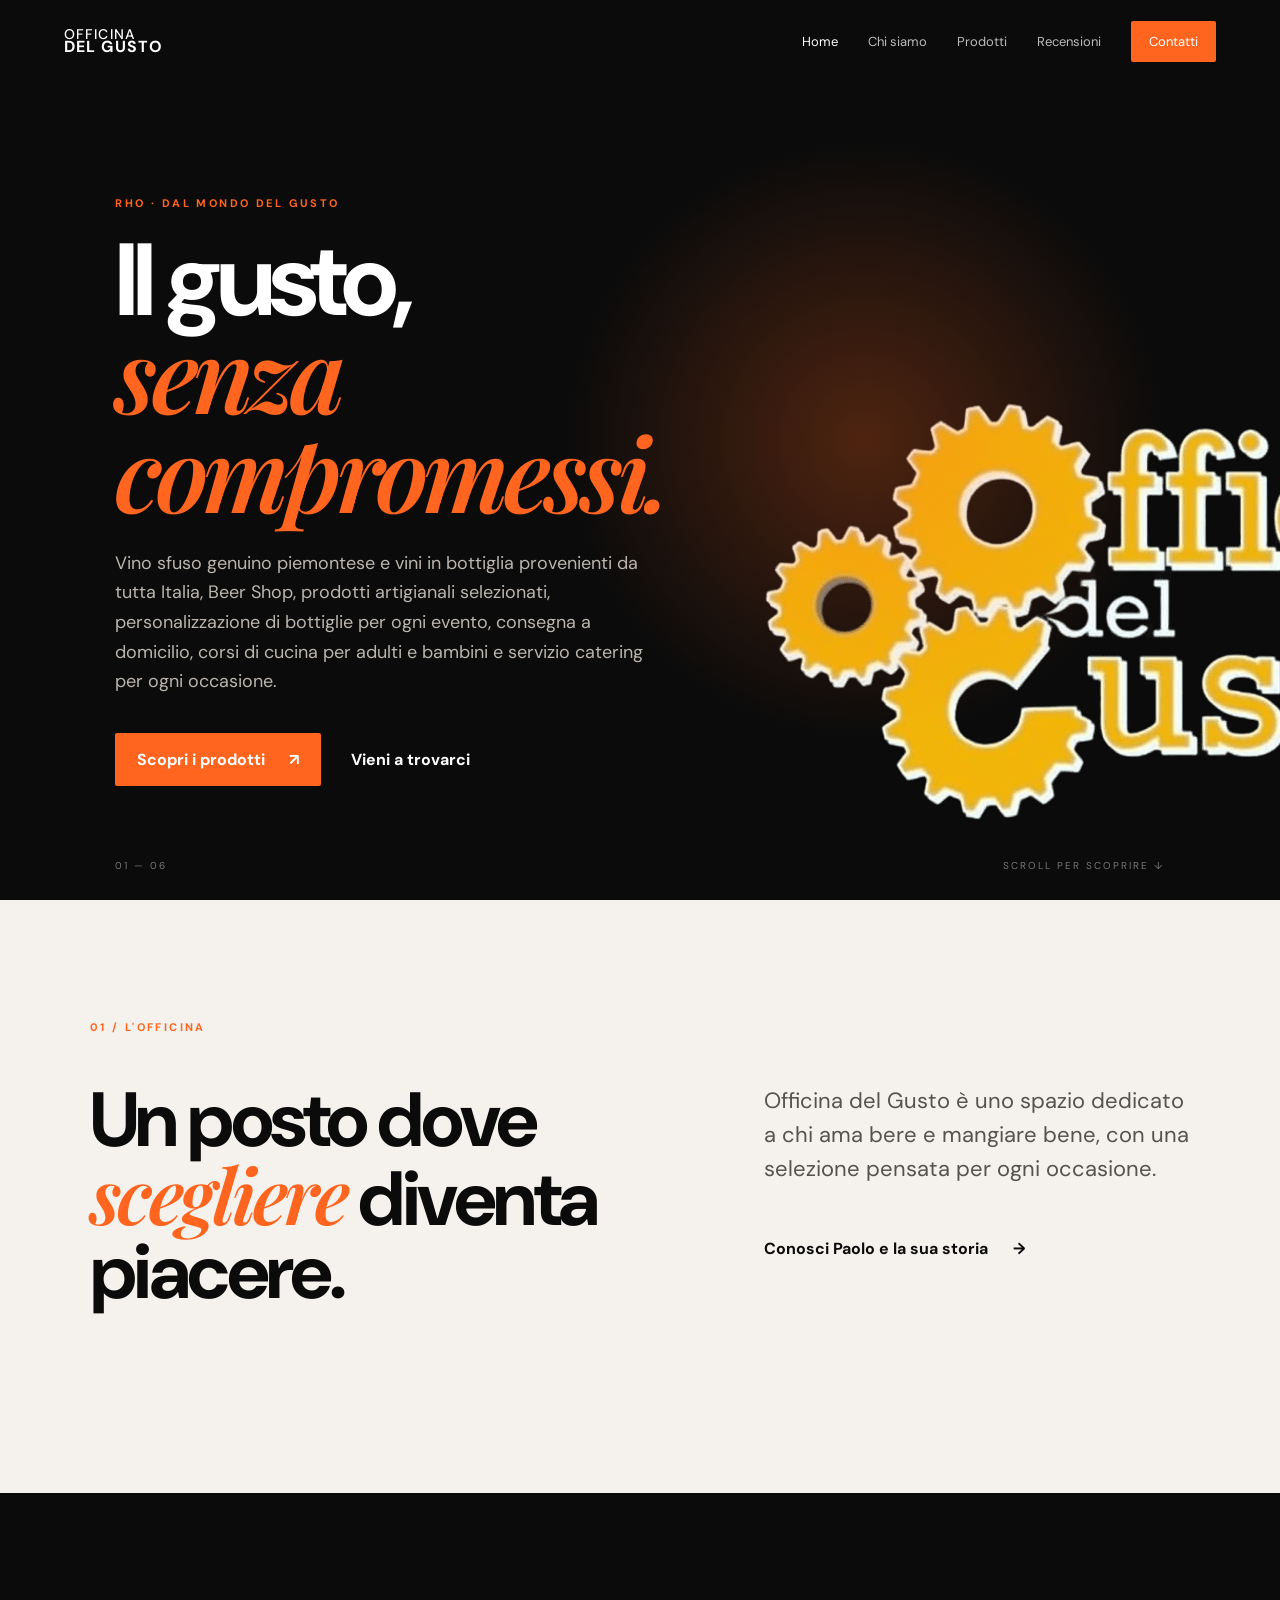
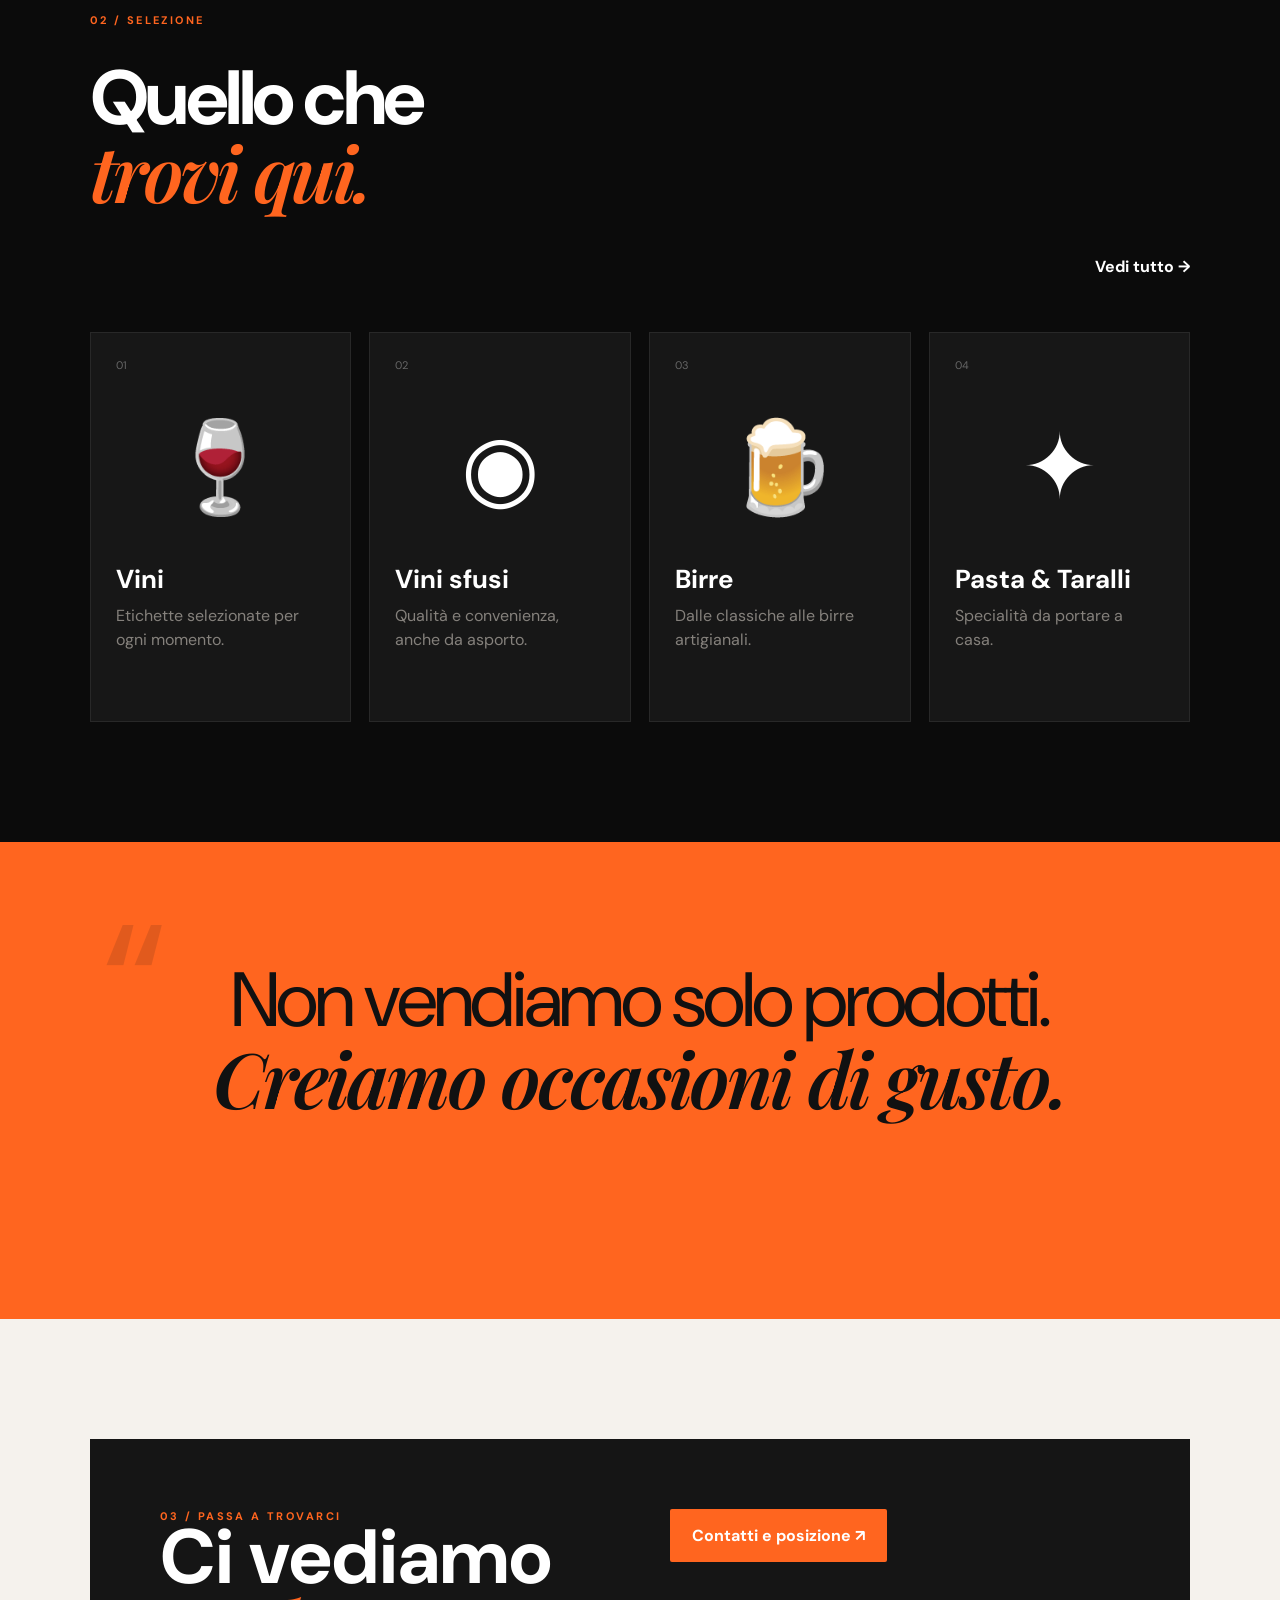
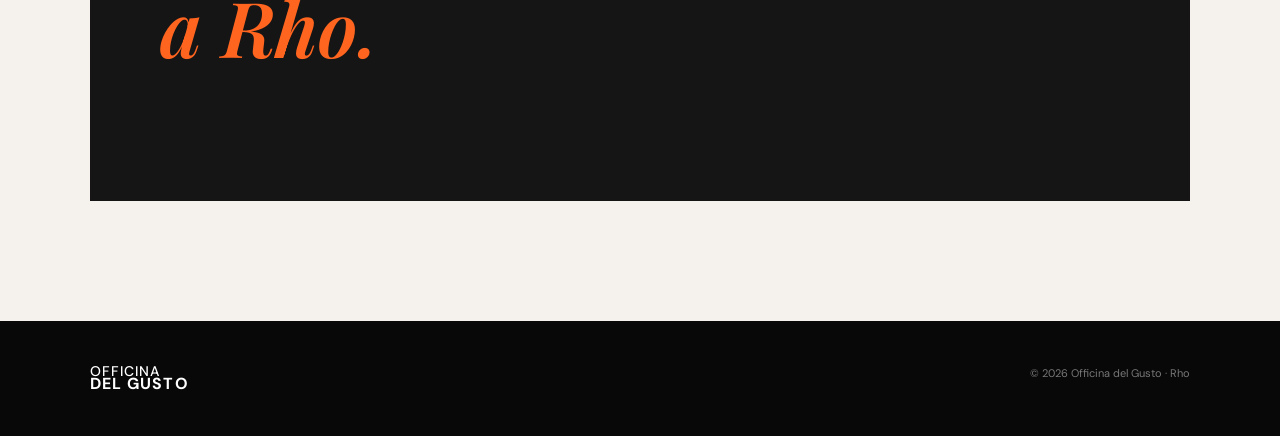
<file: index.html>
<!doctype html>
<html lang="it">

<head>
  <meta charset="utf-8">
  <meta name="viewport" content="width=device-width, initial-scale=1">
  <title>Officina del Gusto | Vini, Birre e Specialità a Rho</title>
  <meta name="description"
    content="Officina del Gusto a Rho: vini, vini sfusi, birre, birre artigianali, pasta e taralli. Scopri la selezione e vieni a trovarci.">
  <link rel="stylesheet" href="style.css">
</head>

<body>
  <header class="site-header">
    <a class="logo" href="index.html"><span>OFFICINA</span><b>DEL GUSTO</b></a>
    <button class="menu-toggle" aria-label="Apri menu">☰</button>
    <nav><a class="active" href="index.html">Home</a><a href="chi-siamo.html">Chi siamo</a><a
        href="prodotti.html">Prodotti</a><a href="recensioni.html">Recensioni</a><a
        class="nav-cta" href="contatti.html">Contatti</a></nav>
  </header>

  <main>
    <section class="hero">
      <div class="hero-glow"></div>
      <div class="hero-copy reveal">
        <p class="eyebrow">RHO · DAL MONDO DEL GUSTO</p>
        <h1>Il gusto,<br><em>senza compromessi.</em></h1>
        <p class="lead">Vino sfuso genuino piemontese e vini in bottiglia provenienti da tutta Italia, Beer Shop, prodotti artigianali selezionati, personalizzazione di bottiglie per ogni evento, consegna a domicilio, corsi di cucina per adulti e bambini e servizio catering per ogni occasione.</p>
        <div class="actions"><a class="btn" href="prodotti.html">Scopri i prodotti <span>↗</span></a><a
            class="text-link" href="contatti.html">Vieni a trovarci</a></div>
      </div>
     <div class="gallery-grid">
  <div>
    <img src="logooff.png" alt="Interno di Officina del Gusto a Rho" loading="lazy">
  </div>

      <div class="hero-bottom"><span>01 — 06</span><span>SCROLL PER SCOPRIRE ↓</span></div>
    </section>

    <section class="intro section">
      <div class="section-tag">01 / L'OFFICINA</div>
      <div class="split">
        <h2>Un posto dove<br><em>scegliere</em> diventa piacere.</h2>
        <div>
          <p class="big-copy">Officina del Gusto è uno spazio dedicato a chi ama bere e mangiare bene, con una selezione
            pensata per ogni occasione.</p><a class="arrow-link" href="chi-siamo.html">Conosci Paolo e la sua storia
            <span>→</span></a>
        </div>
      </div>
    </section>

    <section class="products-preview section dark">
      <div class="section-tag">02 / SELEZIONE</div>
      <div class="section-head">
        <h2>Quello che<br><em>trovi qui.</em></h2><a class="text-link" href="prodotti.html">Vedi tutto →</a>
      </div>
      <div class="product-grid">
        <article class="product-card tilt"><span>01</span>
          <div class="product-art wine-art">🍷</div>
          <h3>Vini</h3>
          <p>Etichette selezionate per ogni momento.</p>
        </article>
        <article class="product-card tilt featured"><span>02</span>
          <div class="product-art barrel-art">◉</div>
          <h3>Vini sfusi</h3>
          <p>Qualità e convenienza, anche da asporto.</p>
        </article>
        <article class="product-card tilt"><span>03</span>
          <div class="product-art beer-art">🍺</div>
          <h3>Birre</h3>
          <p>Dalle classiche alle birre artigianali.</p>
        </article>
        <article class="product-card tilt"><span>04</span>
          <div class="product-art food-art">✦</div>
          <h3>Pasta & Taralli</h3>
          <p>Specialità da portare a casa.</p>
        </article>
      </div>
    </section>

    <section class="statement section">
      <div class="statement-mark">“</div>
      <p>Non vendiamo solo prodotti.<br><em>Creiamo occasioni di gusto.</em></p>
    </section>

    <section class="visit section">
      <div class="visit-card">
        <div>
          <div class="section-tag">03 / PASSA A TROVARCI</div>
          <h2>Ci vediamo<br><em>a Rho.</em></h2>
        </div>
        <div>
          <a class="btn"
            href="contatti.html">Contatti e posizione ↗</a>
        </div>
      </div>
    </section>
  </main>
  <footer>
    <div class="logo"><span>OFFICINA</span><b>DEL GUSTO</b></div>
    <p>© 2026 Officina del Gusto · Rho</p>
  </footer>
  <script src="script.js"></script>
</body>

</html>
</file>
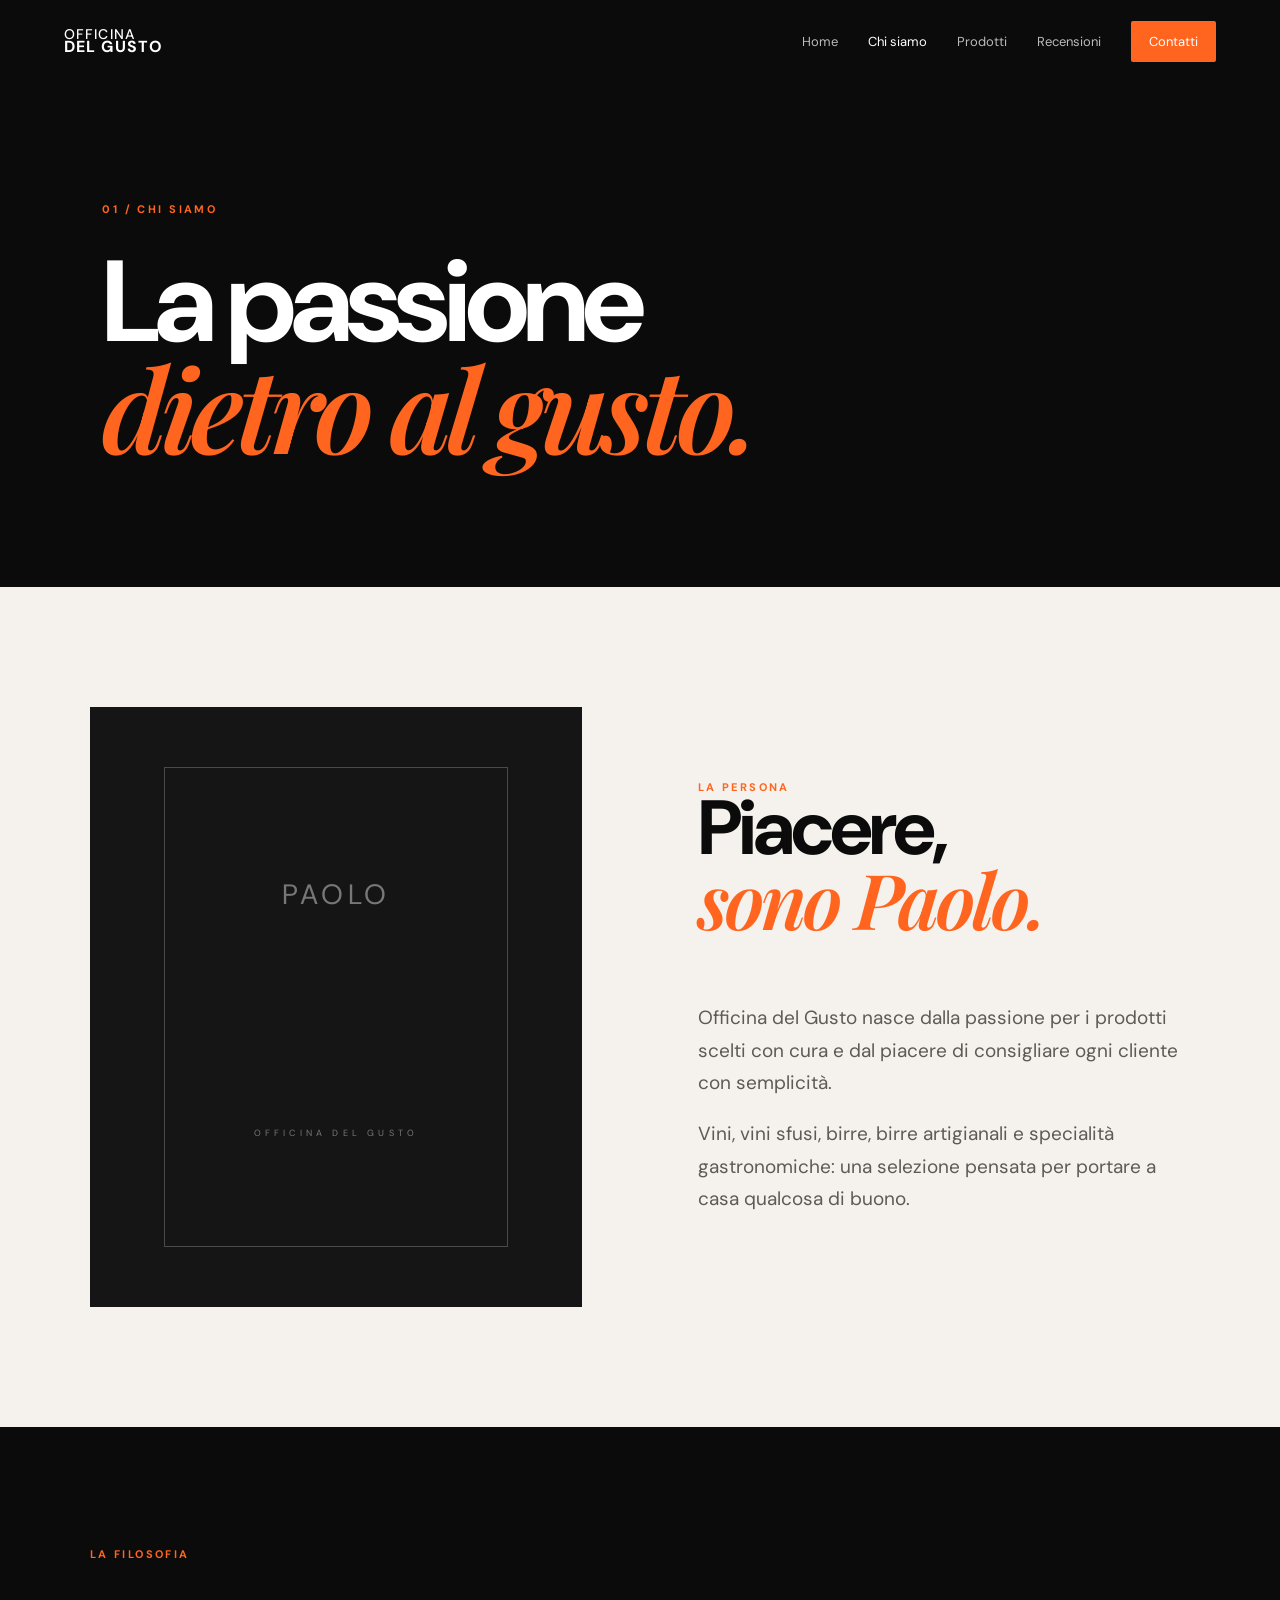
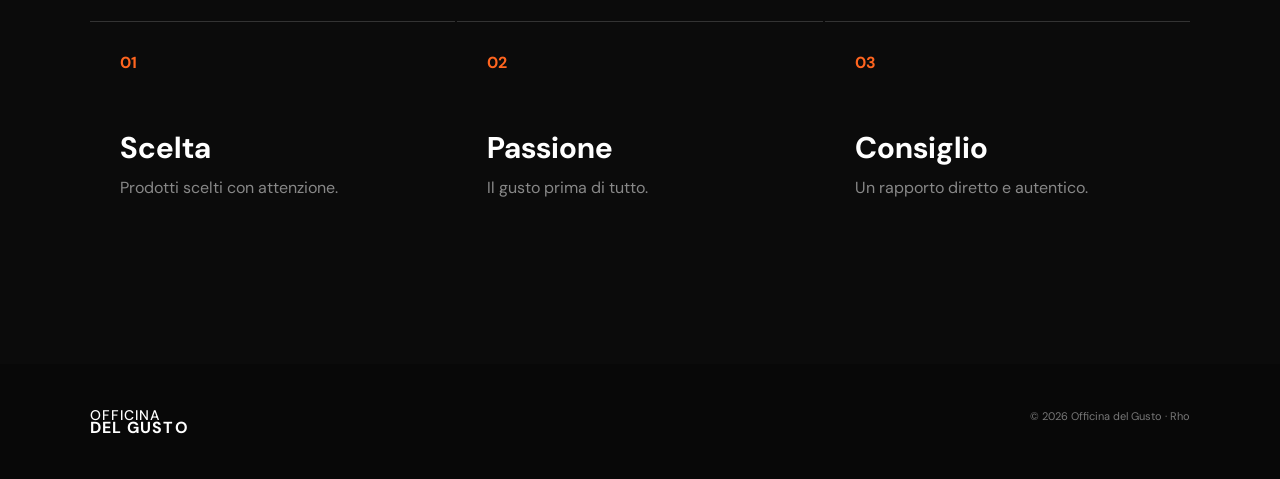
<file: chi-siamo.html>
<!doctype html>
<html lang="it">

<head>
    <meta charset="utf-8">
    <meta name="viewport" content="width=device-width,initial-scale=1">
    <title>Chi siamo | Officina del Gusto Rho</title>
    <meta name="description"
        content="Scopri Officina del Gusto e la passione di Paolo per vini, birre e specialità gastronomiche.">
    <link rel="stylesheet" href="style.css">
</head>

<body>
    <header class="site-header"><a class="logo" href="index.html"><span>OFFICINA</span><b>DEL GUSTO</b></a><button
            class="menu-toggle">☰</button>
        <nav><a href="index.html">Home</a><a class="active" href="chi-siamo.html">Chi siamo</a><a
                href="prodotti.html">Prodotti</a><a href="recensioni.html">Recensioni</a><a class="nav-cta"
                href="contatti.html">Contatti</a></nav>
    </header>
    <main>
        <section class="page-hero">
            <p class="eyebrow">01 / CHI SIAMO</p>
            <h1>La passione<br><em>dietro al gusto.</em></h1>
            <div class="gallery-grid">



        </section>

        <section class="story section">
            <div class="story-image">
                <div class="portrait-placeholder">PAOLO<br><small>OFFICINA DEL GUSTO</small></div>
            </div>
            <div class="story-copy">
                <div class="section-tag">LA PERSONA</div>
                <h2>Piacere,<br><em>sono Paolo.</em></h2>
                <p>Officina del Gusto nasce dalla passione per i prodotti scelti con cura e dal piacere di consigliare
                    ogni cliente con semplicità.</p>
                <p>Vini, vini sfusi, birre, birre artigianali e specialità gastronomiche: una selezione pensata per
                    portare a casa qualcosa di buono.</p>
            </div>
        </section>
        <section class="values section dark">
            <div class="section-tag">LA FILOSOFIA</div>
            <div class="values-grid">
                <div><b>01</b>
                    <h3>Scelta</h3>
                    <p>Prodotti scelti con attenzione.</p>
                </div>
                <div><b>02</b>
                    <h3>Passione</h3>
                    <p>Il gusto prima di tutto.</p>
                </div>
                <div><b>03</b>
                    <h3>Consiglio</h3>
                    <p>Un rapporto diretto e autentico.</p>
                </div>
            </div>
        </section>
    </main>
    <footer>
        <div class="logo"><span>OFFICINA</span><b>DEL GUSTO</b></div>
        <p>© 2026 Officina del Gusto · Rho</p>
    </footer>
    <script src="script.js"></script>
</body>

</html>
</file>
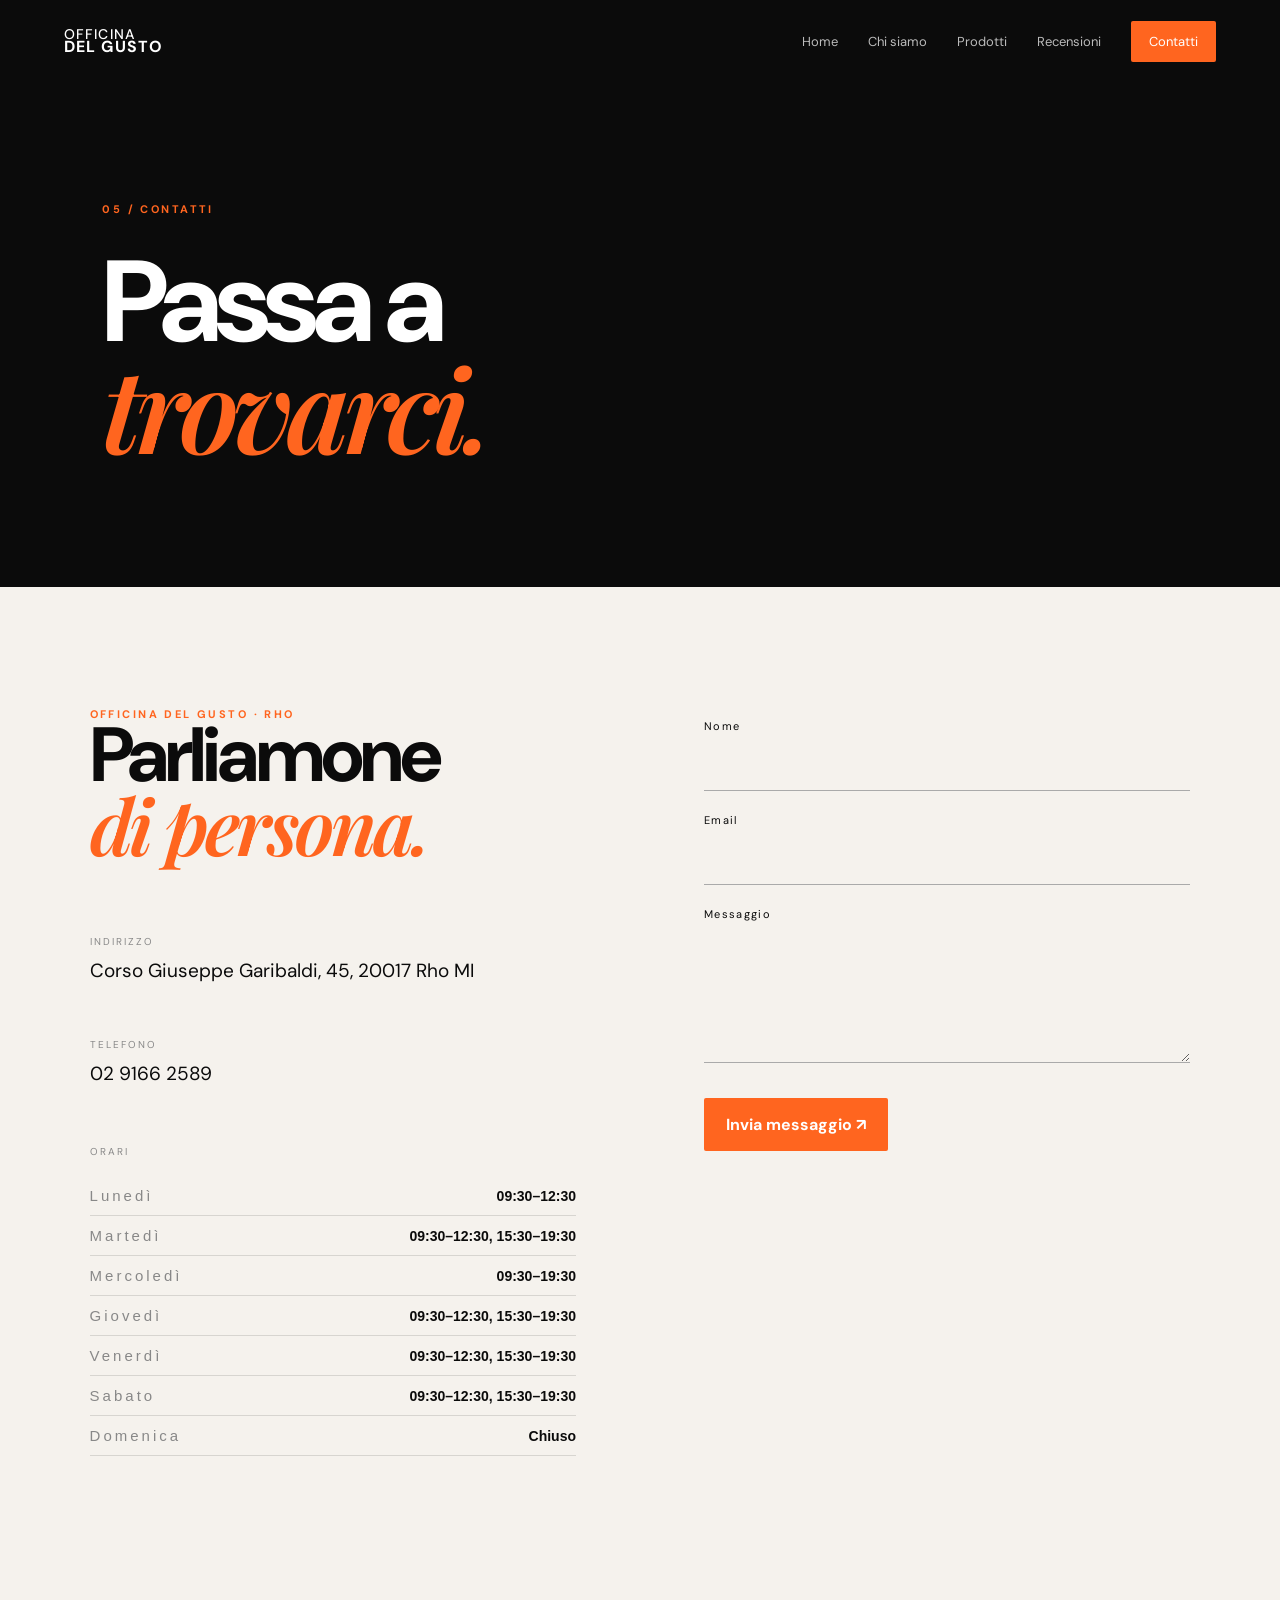
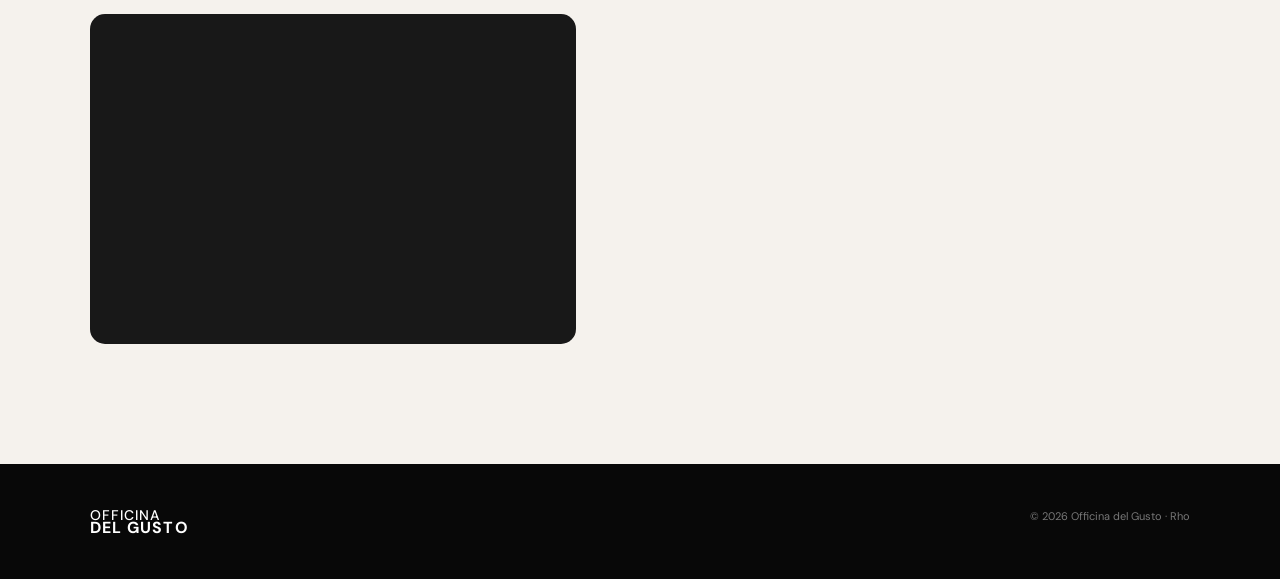
<file: contatti.html>
<!doctype html>
<html lang="it">

<head>
    <meta charset="utf-8">
    <meta name="viewport" content="width=device-width,initial-scale=1">
    <title>Contatti | Officina del Gusto Rho</title>
    <meta name="description" content="Contatta Officina del Gusto a Rho e scopri come raggiungerci.">
    <link rel="stylesheet" href="style.css">
</head>

<body>
    <header class="site-header"><a class="logo" href="index.html"><span>OFFICINA</span><b>DEL GUSTO</b></a><button
            class="menu-toggle">☰</button>
        <nav><a href="index.html">Home</a><a href="chi-siamo.html">Chi siamo</a><a href="prodotti.html">Prodotti</a><a
                href="recensioni.html">Recensioni</a><a class="nav-cta active"
                href="contatti.html">Contatti</a></nav>
    </header>
    <main>
        <section class="page-hero compact">
            <p class="eyebrow">05 / CONTATTI</p>
            <h1>Passa a<br><em>trovarci.</em></h1>
        </section>
        <section class="contact section">
            <div class="contact-info">
                <div class="section-tag">OFFICINA DEL GUSTO · RHO</div>
                <h2>Parliamone<br><em>di persona.</em></h2>
                <div class="details">
                    <div><span>INDIRIZZO</span>
                        <p>Corso Giuseppe Garibaldi, 45, 20017 Rho MI</p>
                    </div>
                    <div><span>TELEFONO</span>
                        <p>        <a href="tel:0291662589">02 9166 2589</a>
</p>
                    </div>
                    <div class="opening-hours">
    <span>ORARI</span>

    <div class="hours-list">
        
        <div class="hours-row">
            <span>Lunedì</span>
            <strong>09:30–12:30</strong>
        </div>

        <div class="hours-row">
            <span>Martedì</span>
            <strong>09:30–12:30, 15:30–19:30</strong>
        </div>

        <div class="hours-row">
            <span>Mercoledì</span>
            <strong>09:30–19:30</strong>
        </div>

        <div class="hours-row">
            <span>Giovedì</span>
            <strong>09:30–12:30, 15:30–19:30</strong>
        </div>

        <div class="hours-row">
            <span>Venerdì</span>
            <strong>09:30–12:30, 15:30–19:30</strong>
        </div>

        <div class="hours-row">
            <span>Sabato</span>
            <strong>09:30–12:30, 15:30–19:30</strong>
        </div>

        <div class="hours-row">
            <span>Domenica</span>
            <strong>Chiuso</strong>
        </div>

        

    </div>
</div>
                </div>
            </div>
            <form action="mailto:officinadelgusto@outlook.com" method="post" enctype="text/plain">

    <label for="nome">Nome</label>
    <input id="nome" name="Nome" type="text" required>

    <label for="email">Email</label>
    <input id="email" name="Email" type="email" required>

    <label for="messaggio">Messaggio</label>
    <textarea id="messaggio" name="Messaggio" rows="5" required></textarea>

    <button class="btn" type="submit">Invia messaggio ↗</button>

</form>
        <section class="map-placeholder">
    <iframe
        src="https://www.google.com/maps?q=Corso+Giuseppe+Garibaldi,+45,+20017+Rho+MI&output=embed"
        width="100%"
        height="400"
        style="border:0;"
        allowfullscreen=""
        loading="lazy"
        referrerpolicy="no-referrer-when-downgrade">
    </iframe>
</section>
    </main>
    <footer>
        <div class="logo"><span>OFFICINA</span><b>DEL GUSTO</b></div>
        <p>© 2026 Officina del Gusto · Rho</p>
    </footer>
    <script src="script.js"></script>
</body>

</html>
</file>
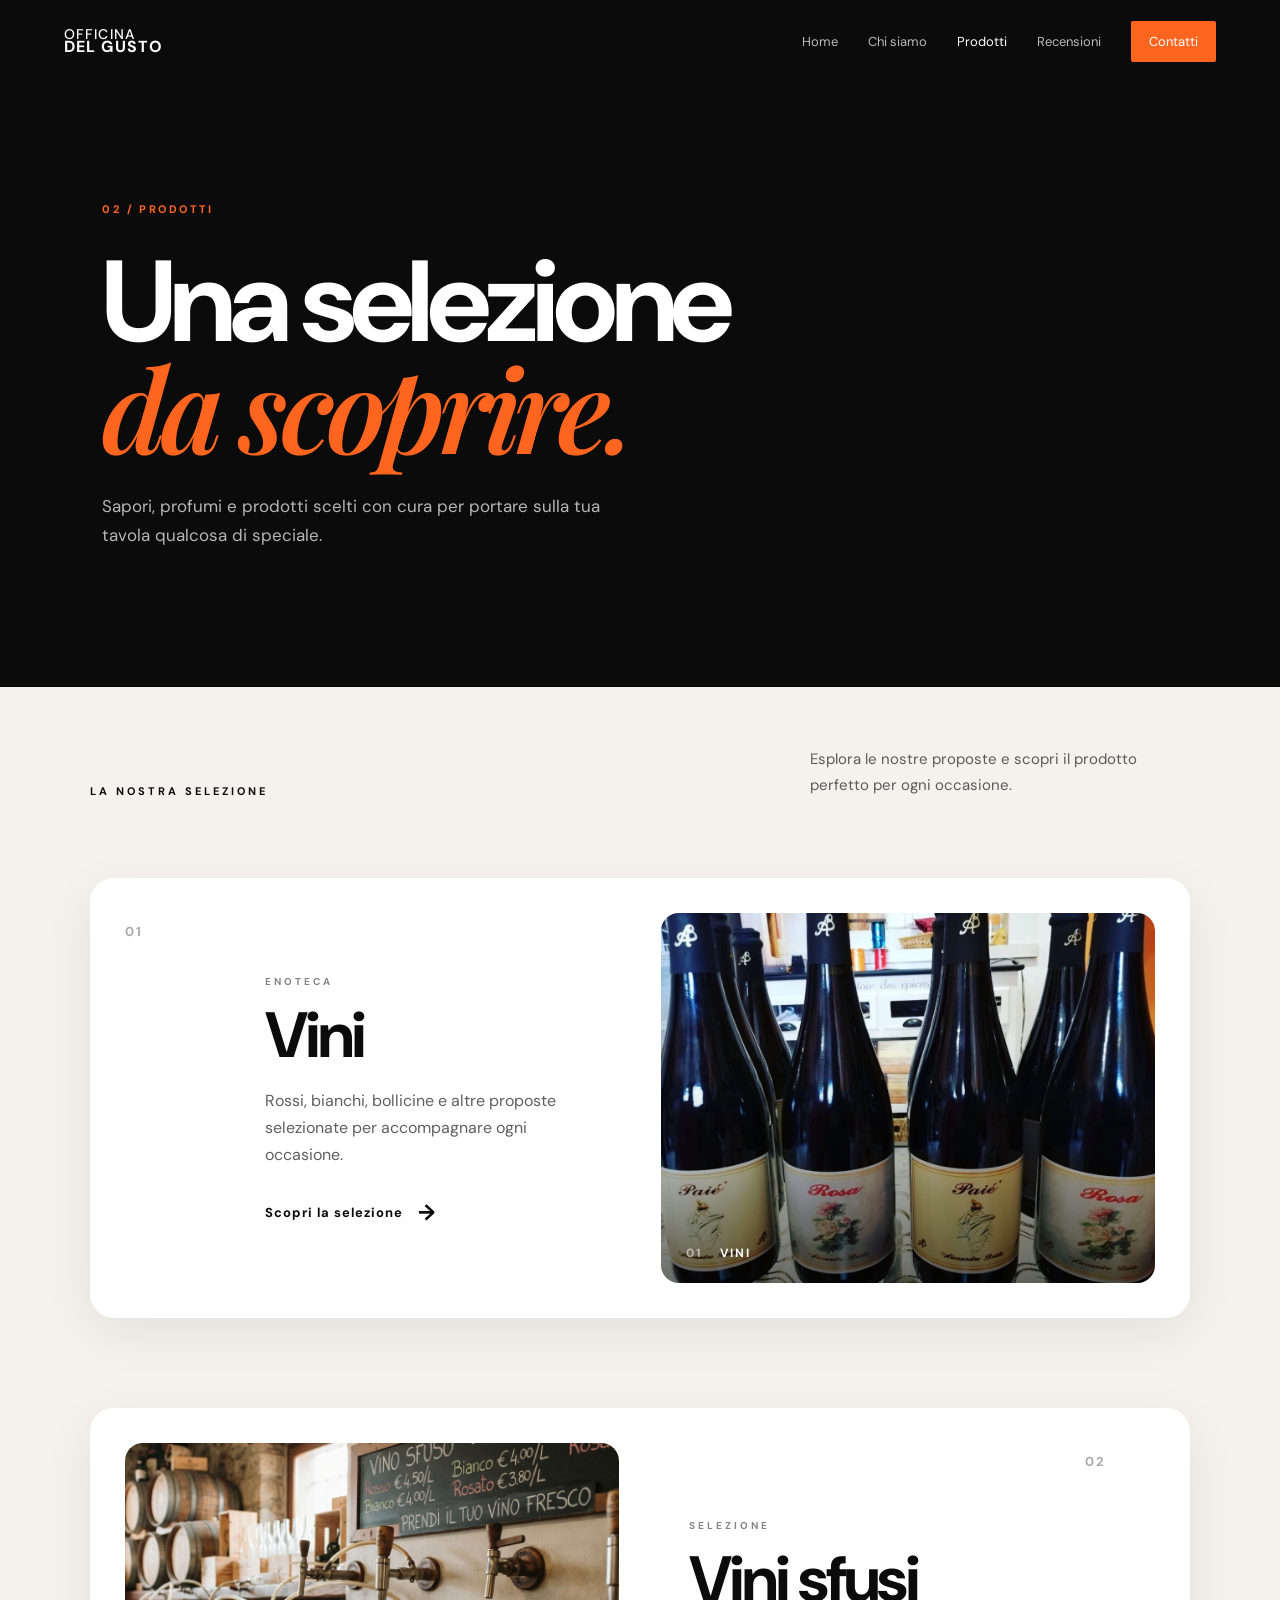
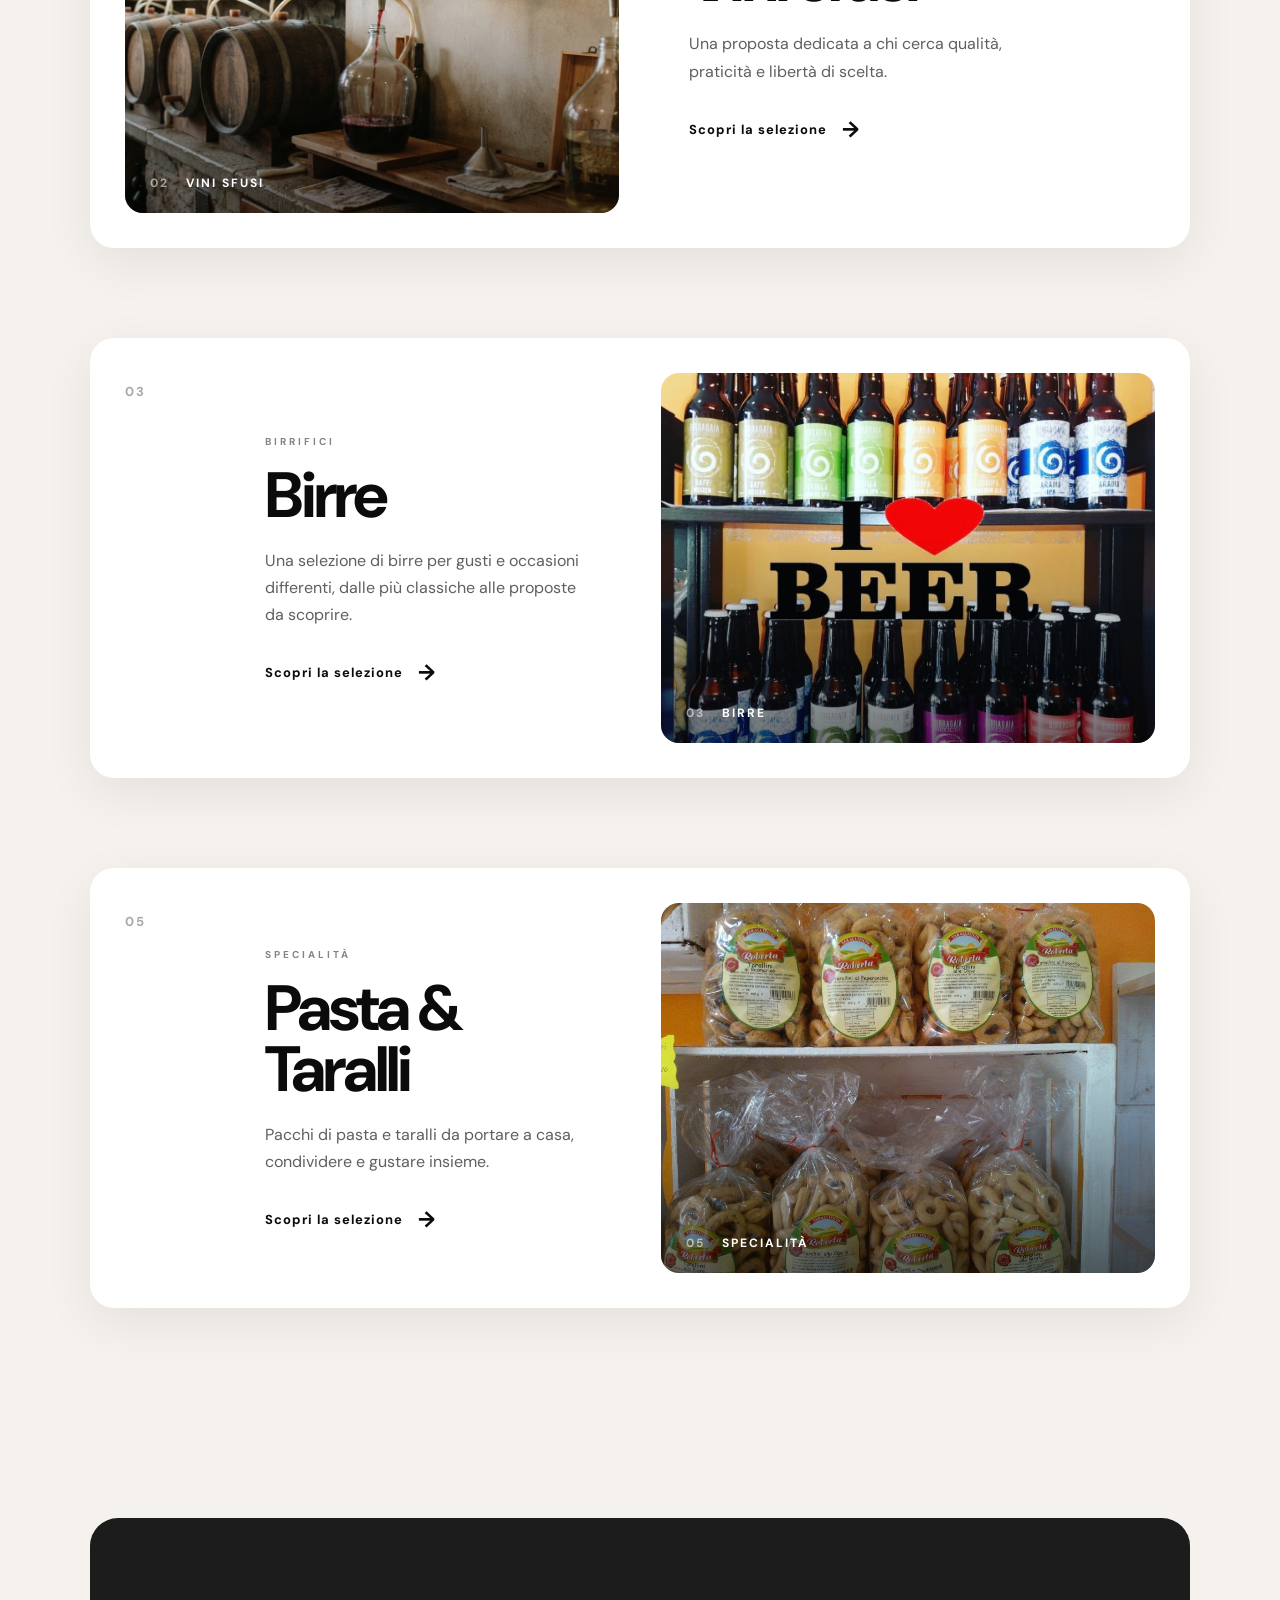
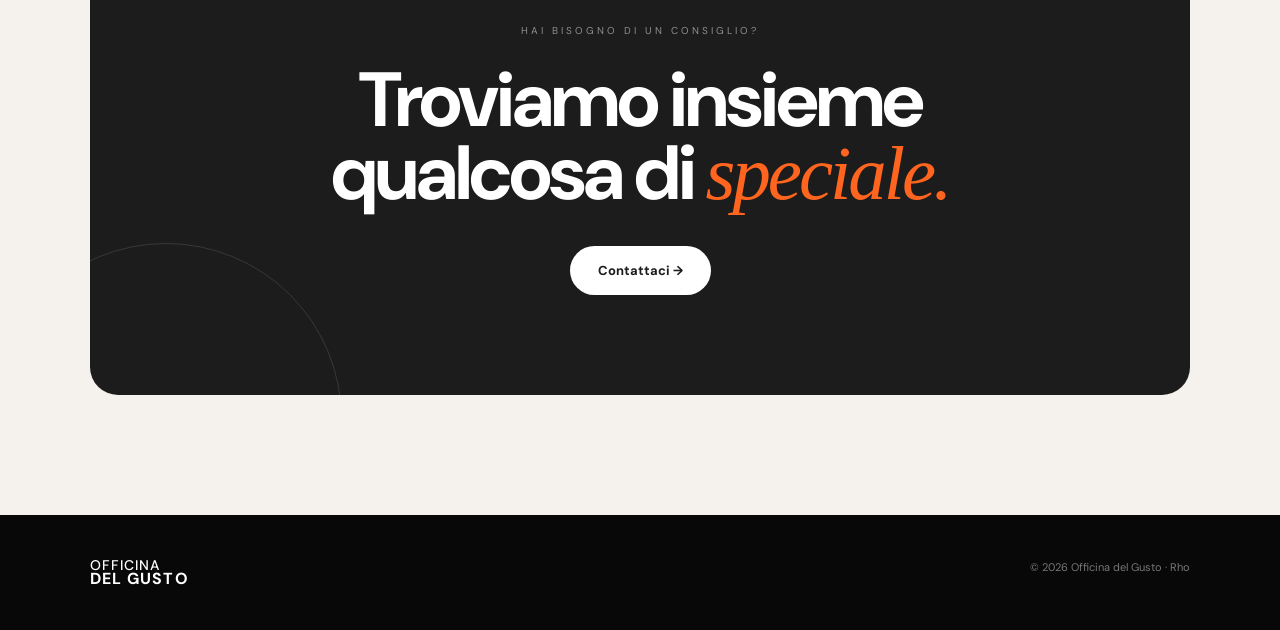
<file: prodotti.html>
<!doctype html>
<html lang="it">

<head>
    <meta charset="utf-8">
    <meta name="viewport" content="width=device-width, initial-scale=1">

    <title>Prodotti | Officina del Gusto</title>

    <meta name="description"
        content="Scopri la selezione di Officina del Gusto a Rho: vini, vini sfusi, birre, birre artigianali, pasta e taralli.">

    <link rel="stylesheet" href="style.css">
</head>

<body>

    <!-- HEADER -->
    <header class="site-header">

        <a class="logo" href="index.html">
            <span>OFFICINA</span>
            <b>DEL GUSTO</b>
        </a>

        <button class="menu-toggle">☰</button>

        <nav>
            <a href="index.html">Home</a>
            <a href="chi-siamo.html">Chi siamo</a>
            <a class="active" href="prodotti.html">Prodotti</a>
            <a href="recensioni.html">Recensioni</a>
            <a class="nav-cta" href="contatti.html">Contatti</a>
        </nav>

    </header>


    <main>

        <!-- HERO -->
        <section class="page-hero compact products-hero">

            <p class="eyebrow">02 / PRODOTTI</p>

            <h1>
                Una selezione
                <br>
                <em>da scoprire.</em>
            </h1>

            <p class="hero-description">
                Sapori, profumi e prodotti scelti con cura
                per portare sulla tua tavola qualcosa di speciale.
            </p>

        </section>


        <!-- PRODOTTI -->
        <section class="products-section">

            <div class="products-intro">
                <span>LA NOSTRA SELEZIONE</span>
                <p>
                    Esplora le nostre proposte e scopri
                    il prodotto perfetto per ogni occasione.
                </p>
            </div>


            <!-- VINI -->
            <article class="modern-product">

                <div class="product-number">01</div>

                <div class="product-info">

                    <span class="product-category">ENOTECA</span>

                    <h2>Vini</h2>

                    <p>
                        Rossi, bianchi, bollicine e altre proposte
                        selezionate per accompagnare ogni occasione.
                    </p>

                    <a href="contatti.html" class="product-link">
                        Scopri la selezione
                        <span>→</span>
                    </a>

                </div>

                <div class="modern-product-image">

                    <img src="IMG_0932.jpeg" alt="Selezione di vini">

                    <div class="image-label">
                        <span>01</span>
                        VINI
                    </div>

                </div>

            </article>


            <!-- VINI SFUSI -->
            <article class="modern-product reverse">

                <div class="product-number">02</div>

                <div class="product-info">

                    <span class="product-category">SELEZIONE</span>

                    <h2>Vini sfusi</h2>

                    <p>
                        Una proposta dedicata a chi cerca qualità,
                        praticità e libertà di scelta.
                    </p>

                    <a href="contatti.html" class="product-link">
                        Scopri la selezione
                        <span>→</span>
                    </a>

                </div>

                <div class="modern-product-image">

                    <img src="vinosfuso.jpg" alt="Vini sfusi">

                    <div class="image-label">
                        <span>02</span>
                        VINI SFUSI
                    </div>

                </div>

            </article>


            <!-- BIRRE -->
            <article class="modern-product">

                <div class="product-number">03</div>

                <div class="product-info">

                    <span class="product-category">BIRRIFICI</span>

                    <h2>Birre</h2>

                    <p>
                        Una selezione di birre per gusti e occasioni
                        differenti, dalle più classiche alle proposte
                        da scoprire.
                    </p>

                    <a href="contatti.html" class="product-link">
                        Scopri la selezione
                        <span>→</span>
                    </a>

                </div>

                <div class="modern-product-image">

                    <img src="IMG_0931.jpeg" alt="Selezione di birre">

                    <div class="image-label">
                        <span>03</span>
                        BIRRE
                    </div>

                </div>

            </article>


            


            <!-- PASTA E TARALLI -->
            <article class="modern-product">

                <div class="product-number">05</div>

                <div class="product-info">

                    <span class="product-category">SPECIALITÀ</span>

                    <h2>Pasta & Taralli</h2>

                    <p>
                        Pacchi di pasta e taralli da portare a casa,
                        condividere e gustare insieme.
                    </p>

                    <a href="contatti.html" class="product-link">
                        Scopri la selezione
                        <span>→</span>
                    </a>

                </div>

                <div class="modern-product-image">

                    <img src="tarallioff.jpg"
                        alt="Pasta e taralli">

                    <div class="image-label">
                        <span>05</span>
                        SPECIALITÀ
                    </div>

                </div>

            </article>

        </section>


        <!-- CTA -->
        <section class="products-cta">

            <span>HAI BISOGNO DI UN CONSIGLIO?</span>

            <h2>
                Troviamo insieme
                <br>
                qualcosa di <em>speciale.</em>
            </h2>

            <a href="contatti.html" class="cta-button">
                Contattaci →
            </a>

        </section>

    </main>


    <!-- FOOTER -->
    <footer>

        <div class="logo">
            <span>OFFICINA</span>
            <b>DEL GUSTO</b>
        </div>

        <p>© 2026 Officina del Gusto · Rho</p>

    </footer>


    <script src="script.js"></script>

</body>

</html>
</file>
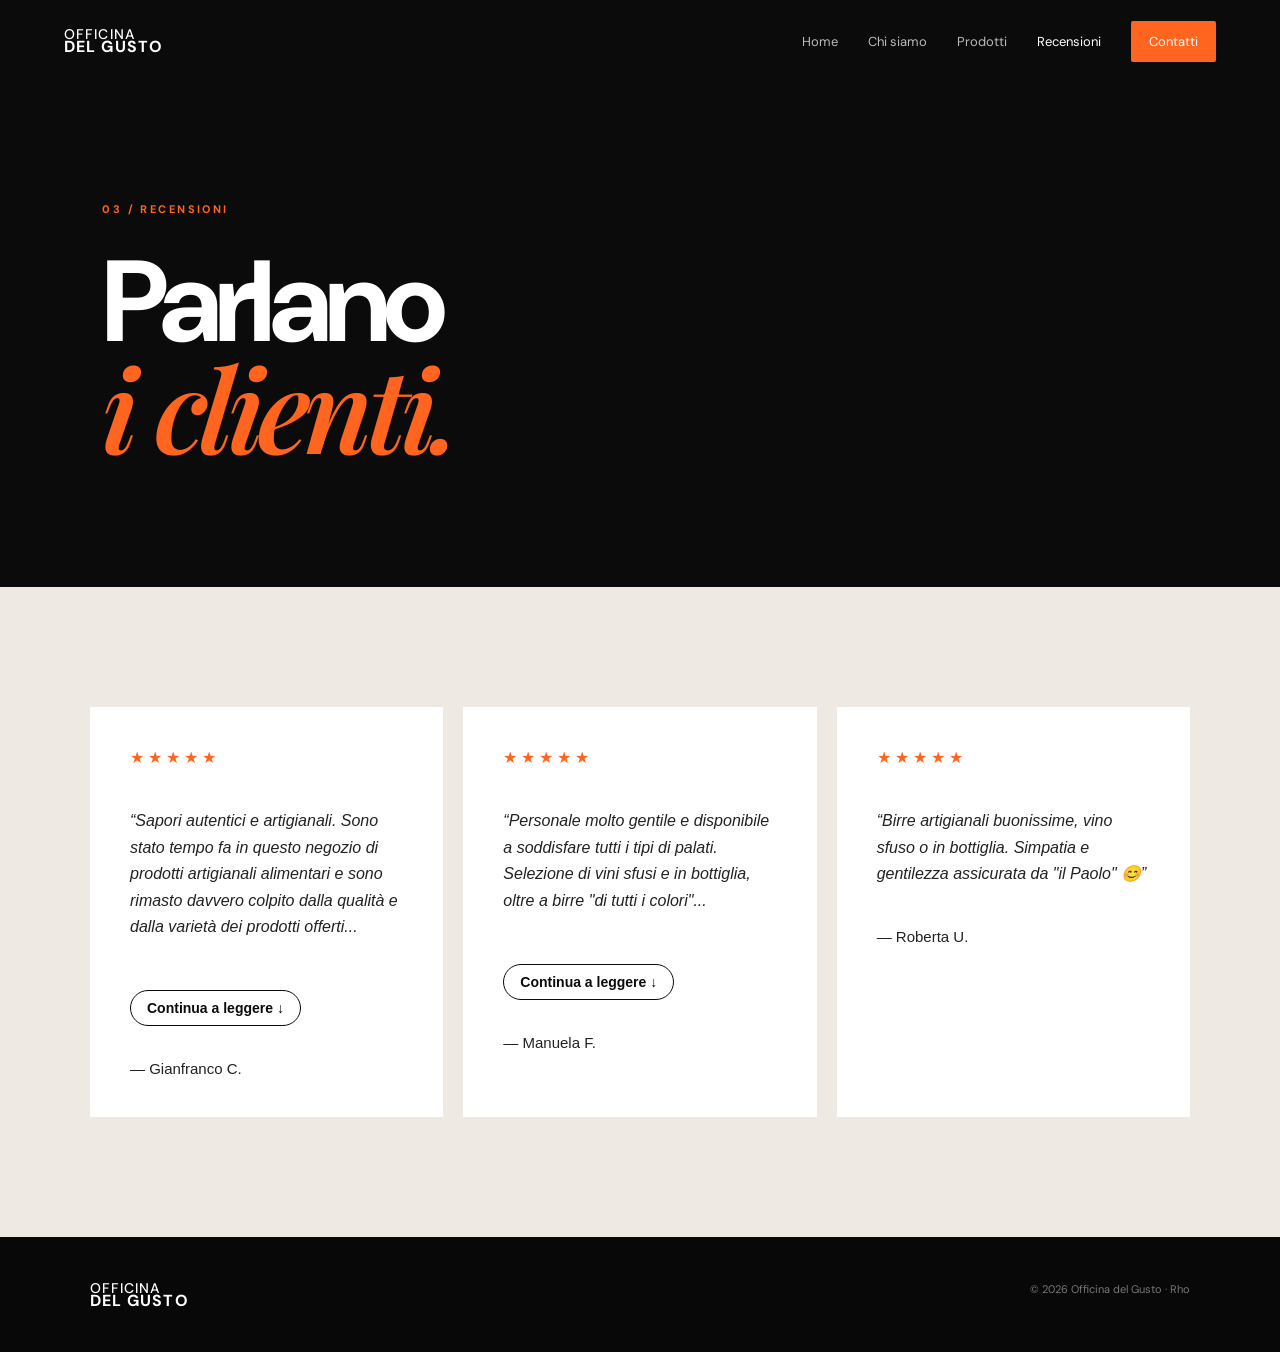
<file: recensioni.html>
<!doctype html>
<html lang="it">

<head>
    <meta charset="utf-8">
    <meta name="viewport" content="width=device-width, initial-scale=1">
    <title>Recensioni | Officina del Gusto Rho</title>
    <meta name="description" content="Leggi le recensioni dei clienti di Officina del Gusto a Rho.">

    <link rel="stylesheet" href="style.css">

    <style>
        .review-grid article {
            overflow: hidden;
        }

        .review-grid article p {
            font-family: Arial, Helvetica, sans-serif;
            line-height: 1.65;
        }

        .review-short {
            display: block;
        }

        .review-long {
            display: none;
        }

        .review-long.show {
            display: inline;
        }

        .read-more {
            display: inline-block;
            margin-top: 10px;
            padding: 9px 16px;
            border: 1px solid currentColor;
            border-radius: 30px;
            background: transparent;
            font-family: Arial, Helvetica, sans-serif;
            font-size: 14px;
            font-weight: 600;
            cursor: pointer;
        }

        .read-more:hover {
            opacity: 0.7;
        }

        .review-author {
            display: block;
            margin-top: 16px;
        }
    </style>
</head>

<body>

    <header class="site-header">

        <a class="logo" href="index.html">
            <span>OFFICINA</span>
            <b>DEL GUSTO</b>
        </a>

        <button class="menu-toggle">☰</button>

        <nav>
            <a href="index.html">Home</a>
            <a href="chi-siamo.html">Chi siamo</a>
            <a href="prodotti.html">Prodotti</a>
            <a class="active" href="recensioni.html">Recensioni</a>
            <a class="nav-cta" href="contatti.html">Contatti</a>
        </nav>

    </header>


    <main>

        <section class="page-hero compact">

            <p class="eyebrow">03 / RECENSIONI</p>

            <h1>
                Parlano<br>
                <em>i clienti.</em>
            </h1>

        </section>


        <section class="reviews section">

            <div class="review-grid">


                <!-- RECENSIONE 1 -->

                <article>

                    <div class="stars">★★★★★</div>

                    <p>
                        <span class="review-short">
                            “Sapori autentici e artigianali.
                            Sono stato tempo fa in questo negozio di prodotti artigianali alimentari e sono rimasto
                            davvero colpito dalla qualità e dalla varietà dei prodotti offerti...
                        </span>

                        <span class="review-long">
                            La birra artigianale è davvero eccellente, con una vasta gamma di sapori tra cui scegliere.
                            Il vino è anche molto buono, con una selezione di vini locali e nazionali.
                            Scaldatelli Top, fatti a mano con ingredienti freschi e sono davvero deliziosi.
                            Il proprietario del negozio è molto gentile e appassionato dei suoi prodotti.
                            È sempre felice di consigliare i clienti e di aiutarli a trovare i prodotti giusti per loro.
                            Se cercate prodotti artigianali alimentari di alta qualità, questo è il posto giusto per voi
                            e, non ultimo, il proprietario ha sempre una battuta pronta e un sorriso, e devo dire che
                            si passano minuti piacevoli di conversazione.”
                        </span>
                    </p>

                    <button class="read-more" onclick="leggi(this)">
                        Continua a leggere ↓
                    </button>

                    <span class="review-author">— Gianfranco C.</span>

                </article>


                <!-- RECENSIONE 2 -->

                <article>

                    <div class="stars">★★★★★</div>

                    <p>
                        <span class="review-short">
                            “Personale molto gentile e disponibile a soddisfare tutti i tipi di palati.
                            Selezione di vini sfusi e in bottiglia, oltre a birre "di tutti i colori"...
                        </span>

                        <span class="review-long">
                            Prodotti tipici regionali, vari formati di pasta, conserve, sughi e marmellate.
                            Mozzarelle o prodotti freschi campani, su prenotazione.”
                        </span>
                    </p>

                    <button class="read-more" onclick="leggi(this)">
                        Continua a leggere ↓
                    </button>

                    <span class="review-author">— Manuela F.</span>

                </article>


               <!-- RECENSIONE 3 -->

<article>

    <div class="stars">★★★★★</div>

    <p class="review-short">
        “Birre artigianali buonissime, vino sfuso o in bottiglia.
        Simpatia e gentilezza assicurata da "il Paolo" 😊”
    </p>

    <span class="review-author">— Roberta U.</span>

</article>

            </div>


            

        </section>

    </main>


    <footer>

        <div class="logo">
            <span>OFFICINA</span>
            <b>DEL GUSTO</b>
        </div>

        <p>© 2026 Officina del Gusto · Rho</p>

    </footer>


    <script>

        function leggi(button) {

            const article = button.closest("article");
            const testo = article.querySelector(".review-long");

            if (testo.classList.contains("show")) {

                testo.classList.remove("show");
                button.textContent = "Continua a leggere ↓";

            } else {

                testo.classList.add("show");
                button.textContent = "Mostra meno ↑";

            }
        }

    </script>

    <script src="script.js"></script>

</body>

</html>
</file>
<file: style.css>
@import url('https://fonts.googleapis.com/css2?family=DM+Sans:wght@400;500;600;700&family=Playfair+Display:ital,wght@0,600;0,700;1,600;1,700&display=swap');

:root {
    --black: #0b0b0b;
    --black2: #111;
    --orange: #ff651f;
    --white: #f5f2ed;
    --muted: #a9a49e;
    --line: #292724;
    --max: 1240px
}

* {
    box-sizing: border-box
}

html {
    scroll-behavior: smooth
}

body {
    margin: 0;
    background: var(--white);
    color: var(--black);
    font-family: 'DM Sans', sans-serif
}

a {
    color: inherit;
    text-decoration: none
}

button,
input,
textarea {
    font: inherit
}

.site-header {
    height: 82px;
    background: var(--black);
    color: white;
    display: flex;
    align-items: center;
    justify-content: space-between;
    padding: 0 5vw;
    position: relative;
    z-index: 20
}

.logo {
    display: flex;
    flex-direction: column;
    line-height: .82;
    letter-spacing: .08em;
    font-size: 14px
}

.logo b {
    font-size: 16px
}

.logo span {
    font-weight: 500
}

.site-header nav {
    display: flex;
    align-items: center;
    gap: 30px;
    font-size: 13px
}

.site-header nav a {
    opacity: .72;
    transition: .25s
}

.site-header nav a:hover,
.site-header nav a.active {
    opacity: 1
}

.nav-cta {
    background: var(--orange);
    padding: 12px 18px !important;
    opacity: 1 !important;
    border-radius: 2px
}

.menu-toggle {
    display: none;
    background: none;
    border: 0;
    color: #fff;
    font-size: 24px
}

.hero {
    min-height: calc(100vh - 82px);
    background: var(--black);
    color: white;
    position: relative;
    overflow: hidden;
    display: flex;
    align-items: center;
    padding: 8vw 9vw
}

.hero-glow {
    position: absolute;
    width: 650px;
    height: 650px;
    border-radius: 50%;
    background: radial-gradient(circle, rgba(255, 101, 31, .28), transparent 65%);
    right: 7%;
    top: 4%
}

.hero-copy {
    max-width: 720px;
    position: relative;
    z-index: 2
}

.eyebrow,
.section-tag {
    font-size: 11px;
    letter-spacing: .22em;
    font-weight: 700;
    color: var(--orange)
}

h1,
h2,
h3,
p {
    margin-top: 0
}

h1 {
    font-size: clamp(60px, 8vw, 120px);
    line-height: .9;
    letter-spacing: -.055em;
    margin: 24px 0
}

.hero h1 em,
.page-hero h1 em,
h2 em {
    font-family: 'Playfair Display', serif;
    font-weight: 600;
    color: var(--orange)
}

.lead {
    max-width: 600px;
    color: #bbb5ae;
    font-size: 18px;
    line-height: 1.65
}

.actions {
    display: flex;
    align-items: center;
    gap: 30px;
    margin-top: 36px
}

.btn {
    display: inline-flex;
    gap: 24px;
    align-items: center;
    background: var(--orange);
    color: #fff;
    padding: 16px 22px;
    border: 0;
    border-radius: 2px;
    font-weight: 700;
    cursor: pointer;
    transition: transform .25s, background .25s
}

.btn:hover {
    transform: translateY(-3px);
    background: #ff7a3e
}

.text-link,
.arrow-link {
    font-weight: 700
}

.text-link:hover,
.arrow-link:hover {
    color: var(--orange)
}

.hero-bottle {
    position: absolute;
    right: 13%;
    bottom: 7%;
    width: 220px;
    height: 530px;
    transform: rotate(8deg);
    filter: drop-shadow(25px 30px 30px rgba(0, 0, 0, .5))
}

.bottle {
    height: 100%;
    width: 125px;
    background: linear-gradient(90deg, #25150f, #7b3b20, #1a0f0b);
    border-radius: 30px 30px 14px 14px;
    position: absolute;
    bottom: 0;
    left: 45px
}

.bottle:before {
    content: '';
    position: absolute;
    top: -100px;
    left: 35px;
    width: 55px;
    height: 120px;
    background: #21120d;
    border-radius: 12px 12px 4px 4px
}

.bottle .label {
    position: absolute;
    top: 180px;
    left: 15px;
    width: 95px;
    padding: 25px 5px;
    background: #e9e0d2;
    color: #111;
    text-align: center;
    font-family: serif;
    font-size: 20px;
    line-height: 1.2
}

.label small {
    font: 8px 'DM Sans';
    letter-spacing: .18em
}

.hero-bottom {
    position: absolute;
    bottom: 28px;
    left: 9vw;
    right: 9vw;
    display: flex;
    justify-content: space-between;
    color: #777;
    font-size: 10px;
    letter-spacing: .2em
}

.section {
    padding: 120px max(7vw, 30px);
    max-width: 1400px;
    margin: auto
}

.intro .split {
    display: grid;
    grid-template-columns: 1.1fr .9fr;
    gap: 12vw;
    margin-top: 50px
}

.split h2,
.section-head h2 {
    font-size: clamp(46px, 6vw, 82px);
    line-height: .95;
    letter-spacing: -.045em
}

.big-copy {
    font-size: 22px;
    line-height: 1.55;
    max-width: 500px;
    color: #56524e
}

.arrow-link {
    display: inline-flex;
    gap: 25px;
    margin-top: 30px
}

.dark {
    background: var(--black);
    color: white;
    max-width: none
}

.products-preview {
    padding-left: max(7vw, 30px);
    padding-right: max(7vw, 30px)
}

.section-head {
    display: flex;
    align-items: end;
    justify-content: space-between;
    margin: 35px 0 55px
}

.product-grid {
    display: grid;
    grid-template-columns: repeat(4, 1fr);
    gap: 18px
}

.product-card {
    background: #171717;
    border: 1px solid #282828;
    padding: 25px;
    min-height: 390px;
    display: flex;
    flex-direction: column;
    transition: transform .4s, border .3s
}

.product-card:hover {
    border-color: var(--orange)
}

.product-card>span {
    color: #666;
    font-size: 11px
}

.product-art {
    height: 190px;
    display: grid;
    place-items: center;
    font-size: 90px;
    filter: grayscale(.2);
    transition: transform .4s
}

.product-card:hover .product-art {
    transform: scale(1.08) rotate(-3deg)
}

.product-card h3 {
    font-size: 26px;
    margin: 0 0 8px
}

.product-card p {
    color: #85817c;
    line-height: 1.5
}

.statement {
    background: var(--orange);
    color: #111;
    max-width: none;
    text-align: center;
    min-height: 430px;
    display: grid;
    place-items: center;
    position: relative
}

.statement p {
    font-size: clamp(38px, 6vw, 78px);
    line-height: 1;
    letter-spacing: -.04em
}

.statement em {
    font-family: 'Playfair Display';
    font-weight: 600
}

.statement-mark {
    font-size: 180px;
    position: absolute;
    top: 30px;
    left: 8vw;
    opacity: .12
}

.visit-card {
    background: #151515;
    color: white;
    padding: 70px;
    display: grid;
    grid-template-columns: 1fr 1fr;
    gap: 60px
}

.visit h2 {
    font-size: clamp(50px, 6vw, 85px);
    line-height: .9
}

.visit-card p {
    color: #999;
    line-height: 1.6
}

.page-hero {
    background: var(--black);
    color: white;
    padding: 120px max(8vw, 30px);
    min-height: 470px;
    display: flex;
    flex-direction: column;
    justify-content: end
}

.page-hero h1 {
    margin-bottom: 0;
    font-size: clamp(65px, 9vw, 120px)
}

.page-hero.compact {
    min-height: 410px
}

.story {
    display: grid;
    grid-template-columns: 1fr 1fr;
    gap: 9vw;
    align-items: center
}

.story-image {
    min-height: 600px;
    background: #151515;
    display: grid;
    place-items: center
}

.portrait-placeholder {
    width: 70%;
    height: 80%;
    border: 1px solid #4a4a4a;
    color: #777;
    display: grid;
    place-items: center;
    text-align: center;
    font-size: 28px;
    letter-spacing: .15em
}

.portrait-placeholder small {
    font-size: 9px
}

.story-copy h2,
.contact h2 {
    font-size: clamp(50px, 6vw, 82px);
    line-height: .9;
    letter-spacing: -.05em
}

.story-copy p {
    max-width: 500px;
    font-size: 19px;
    line-height: 1.7;
    color: #5e5a55
}

.values {
    max-width: none
}

.values-grid {
    display: grid;
    grid-template-columns: repeat(3, 1fr);
    gap: 2px;
    margin-top: 60px
}

.values-grid>div {
    border-top: 1px solid #333;
    padding: 30px
}

.values-grid b {
    color: var(--orange)
}

.values-grid h3 {
    font-size: 30px;
    margin: 55px 0 10px
}

.values-grid p {
    color: #888
}

.catalog {
    max-width: 1100px
}

.catalog-row {
    display: grid;
    grid-template-columns: 70px 180px 1fr;
    align-items: center;
    gap: 50px;
    padding: 45px 0;
    border-bottom: 1px solid #d6d1ca;
    transition: padding .3s
}

.catalog-row:hover {
    padding-left: 20px
}

.catalog-num {
    color: var(--orange);
    font-weight: 700
}

.catalog-art {
    font-size: 75px;
    text-align: center
}

.catalog-row h2 {
    font-size: 48px;
    margin-bottom: 10px
}

.catalog-row p {
    color: #666;
    max-width: 560px;
    line-height: 1.6
}

.reviews {
    background: #eee9e2;
    max-width: none
}

.review-grid {
    max-width: 1100px;
    margin: auto;
    display: grid;
    grid-template-columns: repeat(3, 1fr);
    gap: 20px
}

.review-grid article {
    background: #fff;
    padding: 40px;
    min-height: 280px
}

.stars {
    color: var(--orange);
    letter-spacing: 4px
}

.review-grid p {
    font: italic 24px 'Playfair Display';
    line-height: 1.35;
    margin: 40px 0
}

.review-grid span {
    color: #777;
    font-size: 12px
}

.review-note,
.gallery-note {
    text-align: center;
    color: #777;
    margin-top: 50px
}

.gallery {
    max-width: 1200px
}

.gallery-grid {
    display: grid;
    grid-template-columns: repeat(3, 1fr);
    grid-auto-rows: 260px;
    gap: 15px
}

.gallery-item {
    background: linear-gradient(135deg, #222, #6b351d);
    color: #aaa;
    display: grid;
    place-items: center;
    font-size: 13px;
    letter-spacing: .2em
}

.gallery-item.tall {
    grid-row: span 2
}

.gallery-item.wide {
    grid-column: span 2
}

.contact {
    display: grid;
    grid-template-columns: 1fr 1fr;
    gap: 10vw
}

.details {
    margin-top: 55px;
    display: grid;
    gap: 30px
}

.details span {
    font-size: 10px;
    letter-spacing: .2em;
    color: #888
}

.details p {
    font-size: 19px;
    margin-top: 8px
}

.contact form {
    display: flex;
    flex-direction: column;
    gap: 10px
}

.contact label {
    font-size: 11px;
    letter-spacing: .12em;
    margin-top: 12px
}

.contact input,
.contact textarea {
    border: 0;
    border-bottom: 1px solid #aaa;
    background: transparent;
    padding: 13px 0;
    outline: none;
    resize: vertical
}

.contact input:focus,
.contact textarea:focus {
    border-color: var(--orange)
}

.contact .btn {
    margin-top: 25px;
    align-self: flex-start
}

.map-placeholder {
    height: 330px;
    background: #181818;
    color: #777;
    display: grid;
    place-items: center;
    text-align: center
}

.map-placeholder span {
    color: var(--orange);
    letter-spacing: .2em
}

footer {
    background: #080808;
    color: #777;
    padding: 45px 7vw;
    display: flex;
    justify-content: space-between;
    align-items: center;
    font-size: 11px
}

footer .logo {
    color: white
}

.reveal {
    animation: rise .9s ease both
}

@keyframes rise {
    from {
        opacity: 0;
        transform: translateY(30px)
    }

    to {
        opacity: 1;
        transform: none
    }
}

@media(max-width:800px) {
    .site-header {
        height: 70px;
        padding: 0 22px
    }

    .menu-toggle {
        display: block
    }

    .site-header nav {
        display: none;
        position: absolute;
        top: 70px;
        left: 0;
        right: 0;
        background: #0b0b0b;
        flex-direction: column;
        align-items: stretch;
        padding: 20px 25px;
        gap: 0
    }

    .site-header nav.open {
        display: flex
    }

    .site-header nav a {
        padding: 15px
    }

    .hero {
        min-height: calc(100vh - 70px);
        padding: 80px 25px
    }

    .hero-bottle {
        opacity: .35;
        right: -10%;
        bottom: 10%;
        transform: scale(.7) rotate(8deg)
    }

    .hero-bottom {
        left: 25px;
        right: 25px
    }

    .section {
        padding: 80px 25px
    }

    .intro .split,
    .story,
    .contact,
    .visit-card {
        grid-template-columns: 1fr;
        gap: 50px
    }

    .product-grid,
    .review-grid {
        grid-template-columns: 1fr
    }

    .product-card {
        min-height: 330px
    }

    .statement {
        min-height: 330px
    }

    .visit-card {
        padding: 40px 28px
    }

    .page-hero {
        padding: 80px 25px;
        min-height: 380px
    }

    .values-grid {
        grid-template-columns: 1fr
    }

    .catalog-row {
        grid-template-columns: 35px 80px 1fr;
        gap: 15px;
        padding: 30px 0
    }

    .catalog-art {
        font-size: 45px
    }

    .catalog-row h2 {
        font-size: 29px
    }

    .gallery-grid {
        grid-template-columns: 1fr 1fr;
        grid-auto-rows: 190px
    }

    .gallery-item.tall {
        grid-row: span 2
    }

    .gallery-item.wide {
        grid-column: span 2
    }

    footer {
        flex-direction: column;
        align-items: flex-start;
        gap: 20px
    }
}

@media(prefers-reduced-motion:reduce) {
    html {
        scroll-behavior: auto
    }

    *,
    *::before,
    *::after {
        animation: none !important;
        transition: none !important
    }
}

/* ================================
   PRODOTTI - DESIGN MODERNO
================================ */

.products-hero {
    position: relative;
    overflow: hidden;
}



.hero-description {
    max-width: 500px;
    margin-top: 25px;
    font-size: 17px;
    line-height: 1.7;
    opacity: 0.7;
}


/* INTRO */

.products-section {
    padding: 60px 7vw 120px;
}

.products-intro {
    display: flex;
    justify-content: space-between;
    align-items: flex-end;
    gap: 40px;
    margin-bottom: 80px;
}

.products-intro span {
    font-size: 11px;
    letter-spacing: 3px;
    font-weight: 700;
}

.products-intro p {
    max-width: 380px;
    margin: 0;
    font-size: 15px;
    line-height: 1.7;
    opacity: 0.65;
}


/* CARD PRODOTTO */

.modern-product {
    position: relative;
    display: grid;
    grid-template-columns: 70px 1fr 48%;
    align-items: center;
    gap: 50px;

    min-height: 440px;

    margin-bottom: 90px;

    padding: 35px;

    background: #ffffff;

    border-radius: 24px;

    overflow: hidden;

    box-shadow: 0 15px 50px rgba(0, 0, 0, 0.07);

    transition:
        transform 0.5s ease,
        box-shadow 0.5s ease;
}

.modern-product:hover {
    transform: translateY(-10px);

    box-shadow:
        0 25px 70px rgba(0, 0, 0, 0.13);
}


/* ALTERNANZA */

.modern-product.reverse {
    grid-template-columns: 48% 1fr 70px;
}

.modern-product.reverse .product-number {
    grid-column: 3;
    grid-row: 1;
}

.modern-product.reverse .product-info {
    grid-column: 2;
    grid-row: 1;
}

.modern-product.reverse .modern-product-image {
    grid-column: 1;
    grid-row: 1;
}


/* NUMERO */

.product-number {
    align-self: flex-start;

    font-size: 13px;
    font-weight: 700;

    letter-spacing: 2px;

    opacity: 0.35;

    padding-top: 10px;
}


/* TESTO */

.product-info {
    padding: 20px;
}

.product-category {
    display: inline-block;

    margin-bottom: 18px;

    font-size: 10px;
    font-weight: 700;

    letter-spacing: 3px;

    opacity: 0.5;
}

.product-info h2 {
    margin: 0 0 20px;

    font-size: clamp(42px, 5vw, 72px);

    line-height: 0.95;

    letter-spacing: -3px;
}

.product-info p {
    max-width: 430px;

    margin-bottom: 30px;

    font-size: 16px;

    line-height: 1.7;

    opacity: 0.65;
}


/* LINK */

.product-link {
    display: inline-flex;
    align-items: center;
    gap: 15px;

    color: inherit;

    text-decoration: none;

    font-size: 13px;
    font-weight: 700;

    letter-spacing: 1px;

    transition: gap 0.3s ease;
}

.product-link span {
    font-size: 22px;

    transition: transform 0.3s ease;
}

.product-link:hover {
    gap: 22px;
}

.product-link:hover span {
    transform: translateX(5px);
}


/* IMMAGINI */

.modern-product-image {
    position: relative;

    width: 100%;
    height: 370px;

    overflow: hidden;

    border-radius: 18px;
}

.modern-product-image img {
    width: 100%;
    height: 100%;

    object-fit: cover;

    display: block;

    transition:
        transform 0.8s cubic-bezier(.2, .7, .2, 1),
        filter 0.5s ease;
}

.modern-product:hover .modern-product-image img {
    transform: scale(1.09);
}


/* OVERLAY */

.modern-product-image::after {
    content: "";

    position: absolute;

    inset: 0;

    background: linear-gradient(to top,
            rgba(0, 0, 0, 0.55),
            transparent 55%);

    pointer-events: none;
}


/* ETICHETTA IMMAGINE */

.image-label {
    position: absolute;

    left: 25px;
    bottom: 22px;

    z-index: 2;

    color: white;

    font-size: 12px;
    font-weight: 700;

    letter-spacing: 2px;
}

.image-label span {
    margin-right: 12px;

    opacity: 0.55;
}


/* CTA FINALE */

.products-cta {
    margin: 0 7vw 120px;

    padding: 100px 40px;

    text-align: center;

    background: #1c1c1c;

    color: white;

    border-radius: 28px;

    overflow: hidden;

    position: relative;
}

.products-cta::before {
    content: "";

    position: absolute;

    width: 350px;
    height: 350px;

    border-radius: 50%;

    border: 1px solid rgba(255, 255, 255, 0.12);

    left: -100px;
    bottom: -200px;
}

.products-cta span {
    font-size: 10px;

    letter-spacing: 3px;

    opacity: 0.5;
}

.products-cta h2 {
    position: relative;

    margin: 25px 0 35px;

    font-size: clamp(40px, 6vw, 80px);

    line-height: 0.95;

    letter-spacing: -3px;
}

.products-cta h2 em {
    font-family: Georgia, serif;

    font-weight: 400;
}


/* PULSANTE */

.cta-button {
    display: inline-block;

    padding: 16px 28px;

    color: #1c1c1c;

    background: white;

    border-radius: 50px;

    text-decoration: none;

    font-size: 13px;

    font-weight: 700;

    transition:
        transform 0.3s ease,
        background 0.3s ease;
}

.cta-button:hover {
    transform: translateY(-4px) scale(1.03);
}


/* ================================
   MOBILE
================================ */

@media (max-width: 850px) {

    .products-intro {
        display: block;
    }

    .products-intro p {
        margin-top: 20px;
    }

    .modern-product,
    .modern-product.reverse {
        display: flex;

        flex-direction: column;

        gap: 20px;

        padding: 20px;

        min-height: auto;
    }

    .modern-product.reverse .product-number,
    .modern-product.reverse .product-info,
    .modern-product.reverse .modern-product-image {
        order: initial;
    }

    .product-number {
        width: 100%;
    }

    .product-info {
        width: 100%;

        padding: 10px 5px 20px;
    }

    .product-info h2 {
        font-size: 48px;
    }

    .modern-product-image {
        width: 100%;
        height: 300px;
    }

    .products-cta {
        padding: 70px 25px;
    }
}


.review-grid article p {
    font-family: Arial, Helvetica, sans-serif;
    line-height: 1.65;
}

.review-content {
    font-family: Arial, Helvetica, sans-serif;
}

.review-long {
    display: inline;
    font-family: Arial, Helvetica, sans-serif;
    line-height: 1.65;
}

details .review-long {
    display: none;
}

details[open] .review-long {
    display: inline;
}

.read-more {
    display: inline-block;
    margin-top: 12px;
    margin-bottom: 18px;

    padding: 0;

    border: none;
    background: none;

    font-family: Arial, Helvetica, sans-serif;
    font-size: 14px;
    font-weight: 700;

    cursor: pointer;
    color: inherit;
}

.read-more:hover {
    opacity: 0.6;
}

summary {
    list-style: none;
}

summary::-webkit-details-marker {
    display: none;
}

.review-author {
    display: block;
    margin-top: 5px;

    font-family: Arial, Helvetica, sans-serif;
    font-weight: 600;
}


/* MOBILE */

@media (max-width: 700px) {

    .review-grid article p {
        font-size: 15px;
        line-height: 1.6;
    }

}
/* RECENSIONI - stile uniforme */

.review-grid article p,
.review-grid article .review-short,
.review-grid article .review-long {
    font-family: Arial, Helvetica, sans-serif !important;
    font-size: 16px !important;
    line-height: 1.65 !important;
    font-weight: 400 !important;
    color: #222 !important;
    opacity: 1 !important;
}

.review-grid article .review-author {
    font-family: Arial, Helvetica, sans-serif !important;
    font-size: 15px !important;
    font-weight: 500 !important;
    color: #222 !important;
    opacity: 1 !important;
}
@media screen and (max-width: 700px) {
    .gallery-grid img[src*="logooff.png"] {
        display: none !important;
    }
}
.opening-hours {
    margin-top: 10px;
}

.opening-hours > span {
    display: block;
    margin-bottom: 18px;
}

.hours-list {
    width: 100%;
}

.hours-row {
    display: flex;
    justify-content: space-between;
    align-items: center;
    gap: 20px;
    padding: 11px 0;
    border-bottom: 1px solid rgba(0, 0, 0, 0.12);
    font-family: Arial, Helvetica, sans-serif;
}

.hours-row span {
    font-size: 15px;
}

.hours-row strong {
    font-size: 14px;
    font-weight: 600;
    text-align: right;
}

@media screen and (max-width: 700px) {

    .opening-hours {
        width: 100%;
    }

    .hours-row {
        gap: 10px;
        padding: 10px 0;
    }

    .hours-row span {
        font-size: 14px;
    }

    .hours-row strong {
        font-size: 13px;
        line-height: 1.35;
    }
}
.map-placeholder {
    width: 100%;
    border-radius: 15px;
    overflow: hidden;
    margin-top: 30px;
}

.map-placeholder iframe {
    display: block;
    width: 100%;
    border: 0;
}
</file>
